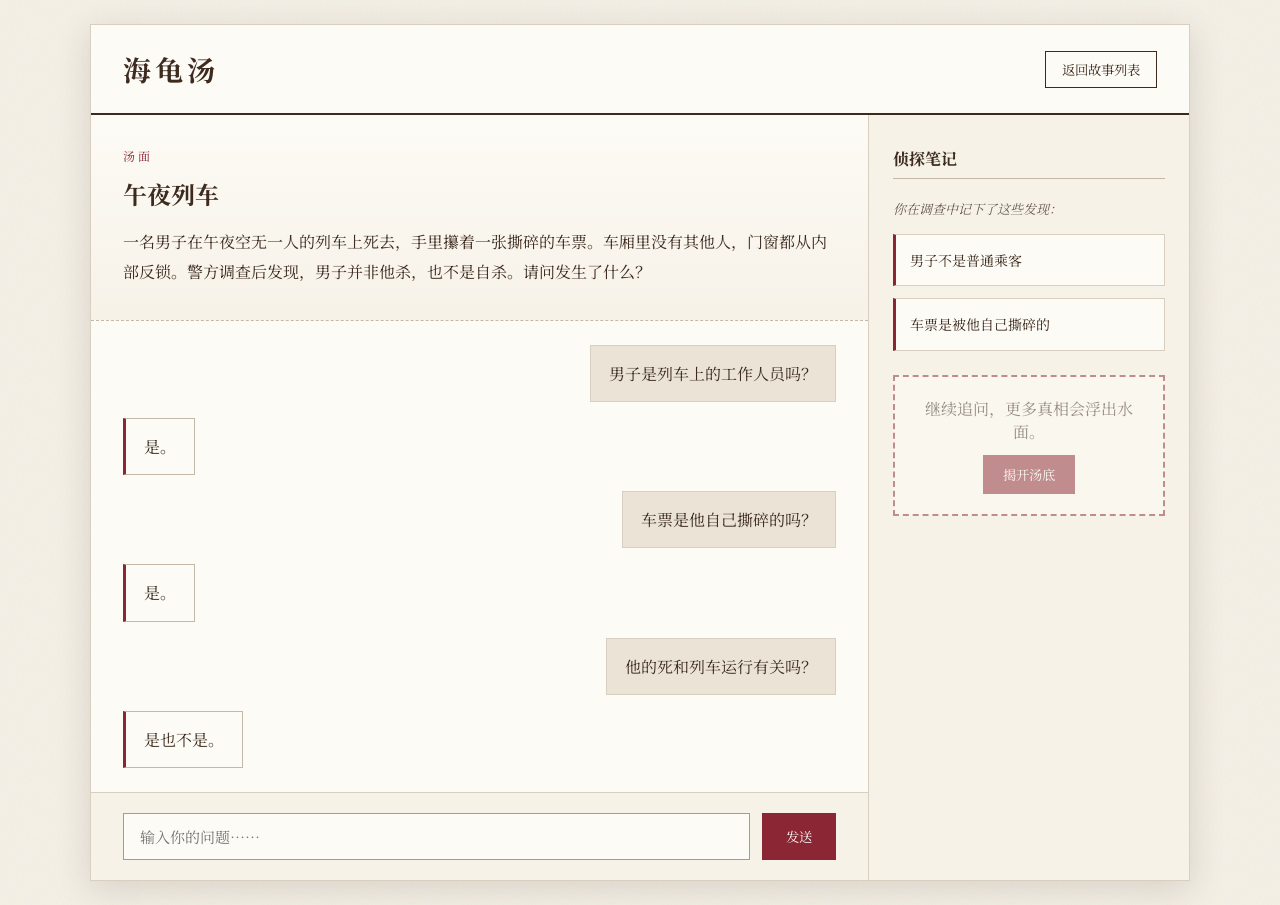
<file: design-mockup.html>
<!DOCTYPE html>
<html lang="zh-CN">
<head>
  <meta charset="UTF-8">
  <meta name="viewport" content="width=device-width, initial-scale=1.0">
  <title>海龟汤 - 设计稿</title>
  <link href="https://fonts.googleapis.com/css2?family=Noto+Serif+SC:wght@400;700&display=swap" rel="stylesheet">
  <style>
    * { box-sizing: border-box; margin: 0; padding: 0; }
    body {
      font-family: "Noto Serif SC", Georgia, serif;
      background: #F5F0E6 url("data:image/svg+xml,%3Csvg width='100' height='100' viewBox='0 0 100 100' xmlns='http://www.w3.org/2000/svg'%3E%3Cfilter id='noise'%3E%3CfeTurbulence type='fractalNoise' baseFrequency='0.8' numOctaves='4' stitchTiles='stitch'/%3E%3C/filter%3E%3Crect width='100%25' height='100%25' filter='url(%23noise)' opacity='0.08'/%3E%3C/svg%3E");
      color: #3D2B1F;
      min-height: 100vh;
      padding: 24px;
    }
    .container {
      max-width: 1100px;
      margin: 0 auto;
      background: #FDFBF6;
      border: 1px solid #D9CFC0;
      box-shadow: 0 8px 32px rgba(61,43,31,0.15);
      min-height: calc(100vh - 48px);
      display: flex;
      flex-direction: column;
    }
    header {
      padding: 24px 32px;
      border-bottom: 2px solid #3D2B1F;
      display: flex;
      justify-content: space-between;
      align-items: center;
    }
    .logo {
      font-size: 28px;
      font-weight: 700;
      letter-spacing: 4px;
    }
    .back-btn {
      padding: 8px 16px;
      border: 1px solid #3D2B1F;
      background: transparent;
      color: #3D2B1F;
      font-family: inherit;
      cursor: pointer;
    }
    main {
      flex: 1;
      display: grid;
      grid-template-columns: 1fr 320px;
      gap: 0;
    }
    .left {
      border-right: 1px solid #D9CFC0;
      display: flex;
      flex-direction: column;
    }
    .surface {
      padding: 32px;
      background: linear-gradient(to bottom, #FDFBF6 0%, #F7F2E8 100%);
      border-bottom: 1px dashed #C4B8A8;
    }
    .surface-label {
      font-size: 12px;
      letter-spacing: 3px;
      text-transform: uppercase;
      color: #8B2635;
      margin-bottom: 12px;
    }
    .surface h1 {
      font-size: 24px;
      margin-bottom: 16px;
      font-weight: 700;
    }
    .surface p {
      line-height: 1.9;
      font-size: 16px;
    }
    .chat {
      flex: 1;
      padding: 24px 32px;
      overflow-y: auto;
      display: flex;
      flex-direction: column;
      gap: 16px;
    }
    .message {
      max-width: 80%;
      padding: 14px 18px;
      line-height: 1.7;
      position: relative;
    }
    .message.user {
      align-self: flex-end;
      background: #EBE4D6;
      border: 1px solid #D9CFC0;
    }
    .message.ai {
      align-self: flex-start;
      background: #FDFBF6;
      border: 1px solid #C4B8A8;
      border-left: 3px solid #8B2635;
    }
    .input-area {
      padding: 20px 32px;
      border-top: 1px solid #D9CFC0;
      display: flex;
      gap: 12px;
      background: #F7F2E8;
    }
    .input-area input {
      flex: 1;
      padding: 12px 16px;
      border: 1px solid #A89B8C;
      background: #FDFBF6;
      font-family: inherit;
      font-size: 15px;
      outline: none;
    }
    .input-area button {
      padding: 12px 24px;
      background: #8B2635;
      color: #FDFBF6;
      border: none;
      font-family: inherit;
      cursor: pointer;
    }
    .right {
      padding: 32px 24px;
      background: #F7F2E8;
    }
    .clue-board {
      position: sticky;
      top: 24px;
    }
    .clue-board h3 {
      font-size: 16px;
      margin-bottom: 20px;
      padding-bottom: 8px;
      border-bottom: 1px solid #C4B8A8;
    }
    .clue {
      padding: 14px;
      margin-bottom: 12px;
      background: #FDFBF6;
      border: 1px solid #D9CFC0;
      font-size: 14px;
      line-height: 1.6;
      transition: all 0.3s ease;
    }
    .clue.discovered {
      border-left: 3px solid #8B2635;
      color: #3D2B1F;
    }
    .note-status {
      font-size: 13px;
      color: #6B5E52;
      margin-bottom: 16px;
      font-style: italic;
    }
    .answer-section {
      margin-top: 24px;
      padding: 20px;
      border: 2px solid #8B2635;
      background: #FDFBF6;
      text-align: center;
    }
    .answer-section.locked {
      opacity: 0.5;
      border-style: dashed;
    }
    .answer-section button {
      padding: 10px 20px;
      background: #8B2635;
      color: #FDFBF6;
      border: none;
      font-family: inherit;
      cursor: pointer;
    }
    @media (max-width: 768px) {
      main { grid-template-columns: 1fr; }
      .left { border-right: none; border-bottom: 1px solid #D9CFC0; }
    }
  </style>
</head>
<body>
  <div class="container">
    <header>
      <div class="logo">海龟汤</div>
      <button class="back-btn">返回故事列表</button>
    </header>
    <main>
      <div class="left">
        <section class="surface">
          <div class="surface-label">汤面</div>
          <h1>午夜列车</h1>
          <p>一名男子在午夜空无一人的列车上死去，手里攥着一张撕碎的车票。车厢里没有其他人，门窗都从内部反锁。警方调查后发现，男子并非他杀，也不是自杀。请问发生了什么？</p>
        </section>
        <section class="chat">
          <div class="message user">男子是列车上的工作人员吗？</div>
          <div class="message ai">是。</div>
          <div class="message user">车票是他自己撕碎的吗？</div>
          <div class="message ai">是。</div>
          <div class="message user">他的死和列车运行有关吗？</div>
          <div class="message ai">是也不是。</div>
        </section>
        <section class="input-area">
          <input type="text" placeholder="输入你的问题……" value="">
          <button>发送</button>
        </section>
      </div>
      <aside class="right">
        <div class="clue-board">
          <h3>侦探笔记</h3>
          <p class="note-status">你在调查中记下了这些发现：</p>
          <div class="clue discovered">男子不是普通乘客</div>
          <div class="clue discovered">车票是被他自己撕碎的</div>
          <div class="answer-section locked">
            <p style="margin-bottom: 12px;">继续追问，更多真相会浮出水面。</p>
            <button disabled>揭开汤底</button>
          </div>
        </div>
      </aside>
    </main>
  </div>
</body>
</html>
</file>
